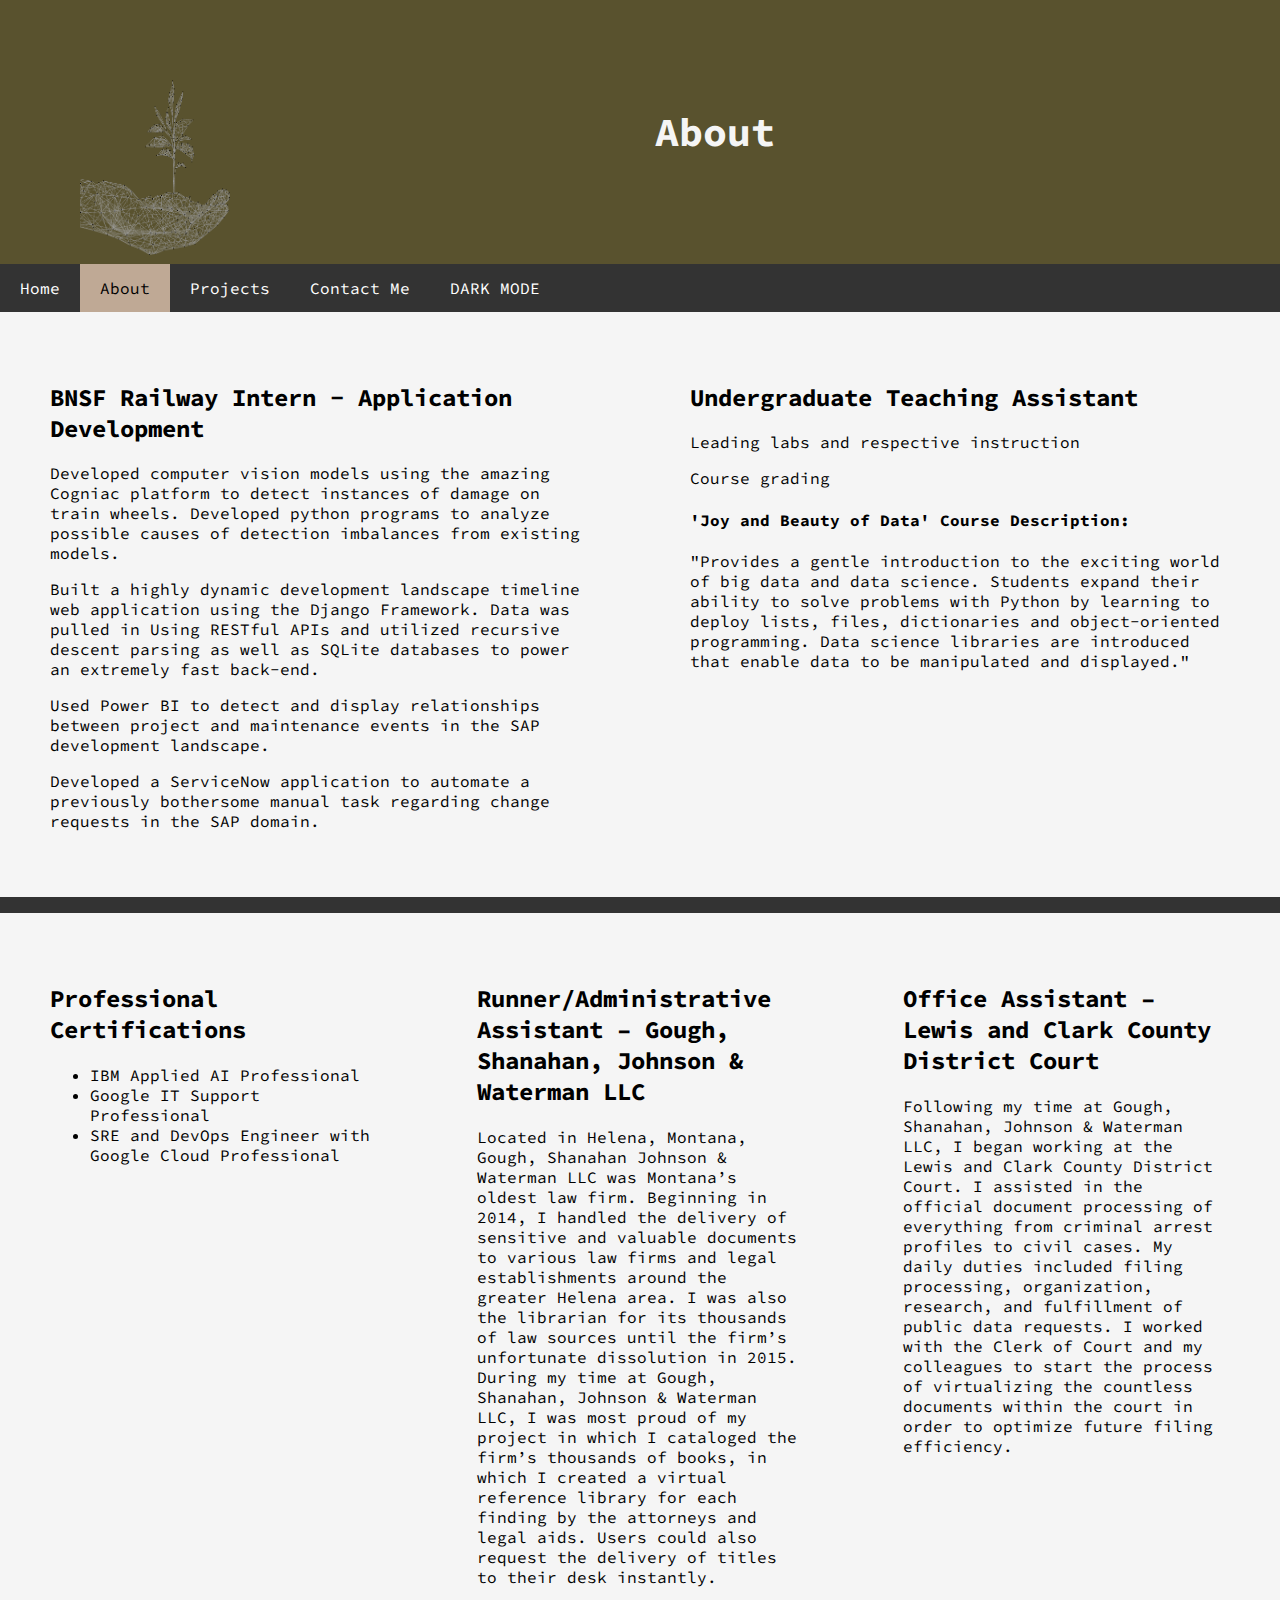
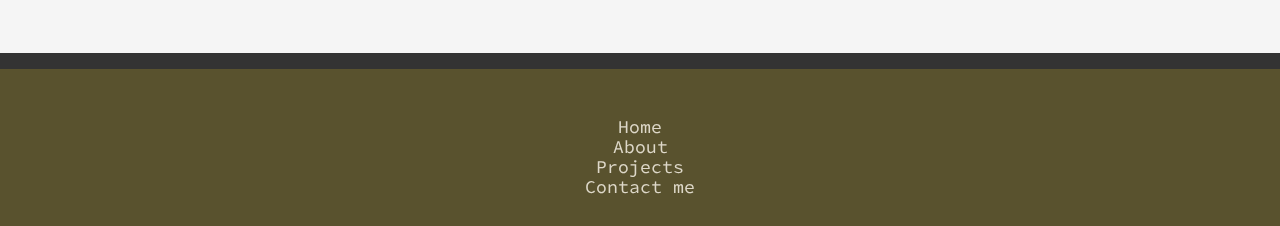
<file: about.html>
<!DOCTYPE html>
<html lang="en">
<link rel="stylesheet" href="./css/site.css">
<head>
    <link rel="preconnect" href="https://fonts.gstatic.com">
    <link href="https://fonts.googleapis.com/css2?family=Roboto&family=Source+Code+Pro:wght@300&display=swap" rel="stylesheet">
    <link href="https://fonts.googleapis.com/css2?family=Play&display=swap" rel="stylesheet">
    <meta charset="UTF-8">
    <meta name="viewport" content="width=device-width, initial-scale=1">
    <title>About</title>
</head>
<body>
<div class="header">

    <img src="./media/logo.png" alt="logo " height="175" width="150" style="float: left">
    <h1>About</h1>
</div>

<div class="navbar">
    <a href="index.html">Home</a>
    <a href="about.html" class="active">About</a>
    <a href="projects.html">Projects</a>
    <a href="contact.html">Contact Me</a>
    <a href="about_dark.html" class="dark">DARK MODE</a>

</div>

<div class="row">
    <div class="side">
        <h2>BNSF Railway Intern - Application Development</h2>
        <p>Developed computer vision models using the amazing Cogniac platform to detect instances of damage on train wheels. Developed python programs to analyze possible causes of detection imbalances from existing models.</p>
        <p>Built a highly dynamic development landscape timeline web application using the Django Framework. Data was pulled in Using RESTful APIs and utilized recursive descent parsing as well as SQLite databases to power an extremely fast back-end.</p>
        <p>Used Power BI to detect and display relationships between project and maintenance events in the SAP development landscape.</p>
        <p>Developed a ServiceNow application to automate a previously bothersome manual task regarding change requests in the SAP domain.</p>
    </div>

    <div class="main">
        <h2>Undergraduate Teaching Assistant</h2>
        <p>Leading labs and respective instruction</p>
        <p>Course grading</p>
        <h4>'Joy and Beauty of Data' Course Description:</h4>
        <p>"Provides a gentle introduction to the exciting world of big data and data science. Students expand their ability to solve problems with Python by learning to deploy lists, files, dictionaries and object-oriented programming. Data science libraries are introduced that enable data to be manipulated and displayed."</p>
    </div>
</div>

<div class="navbar">
    <p> </p>
</div>

<div class="row">
    <div class="side">
        <h2>Professional Certifications</h2>
        <ul>
            <li>IBM Applied AI Professional</li>
            <li>Google IT Support Professional</li>
            <li>SRE and DevOps Engineer with Google Cloud Professional</li>
        </ul>
    </div>

    <div class="main">
        <h2>Runner/Administrative Assistant – Gough, Shanahan, Johnson & Waterman LLC</h2>
        <p>Located in Helena, Montana, Gough, Shanahan Johnson & Waterman LLC was Montana’s oldest law firm. Beginning in 2014, I handled the delivery of sensitive and valuable documents to various law firms and legal establishments around the greater Helena area. I was also the librarian for its thousands of law sources until the firm’s unfortunate dissolution in 2015. During my time at Gough, Shanahan, Johnson & Waterman LLC, I was most proud of my project in which I cataloged the firm’s thousands of books, in which I created a virtual reference library for each finding by the attorneys and legal aids. Users could also request the delivery of titles to their desk instantly.</p>
    </div>

    <div class="side2">
        <h2>Office Assistant – Lewis and Clark County District Court</h2>
        <p>Following my time at Gough, Shanahan, Johnson & Waterman LLC, I began working at the Lewis and Clark County District Court. I assisted in the official document processing of everything from criminal arrest profiles to civil cases. My daily duties included filing processing, organization, research, and fulfillment of public data requests. I worked with the Clerk of Court and my colleagues to start the process of virtualizing the countless documents within the court in order to optimize future filing efficiency.</p>
    </div>
</div>

<div class="navbar">
    <p> </p>
</div>

<div class="footer-basic">
    <footer>
        <ul class="list-inline">
            <li class="list-inline-item"><a href="index.html">Home</a></li>
            <li class="list-inline-item"><a href="about.html">About</a></li>
            <li class="list-inline-item"><a href="projects.html">Projects</a></li>
            <li class="list-inline-item"><a href="contact.html">Contact me</a></li>
        </ul>
    </footer>
</div>
<script>

    window.watsonAssistantChatOptions = {
        integrationID: "1ff16926-3bf1-40c0-b336-0efabb386baa", // The ID of this integration.
        region: "us-south", // The region your integration is hosted in.
        serviceInstanceID: "2bf98a82-f504-4d55-b4a6-1b29ba88fd7f", // The ID of your service instance.
        onLoad: function(instance) { instance.render(); }
    };
    setTimeout(function(){
        const t=document.createElement('script');
        t.src="https://web-chat.global.assistant.watson.appdomain.cloud/loadWatsonAssistantChat.js";
        document.head.appendChild(t);
    });
</script>

</body>
</html>
</file>
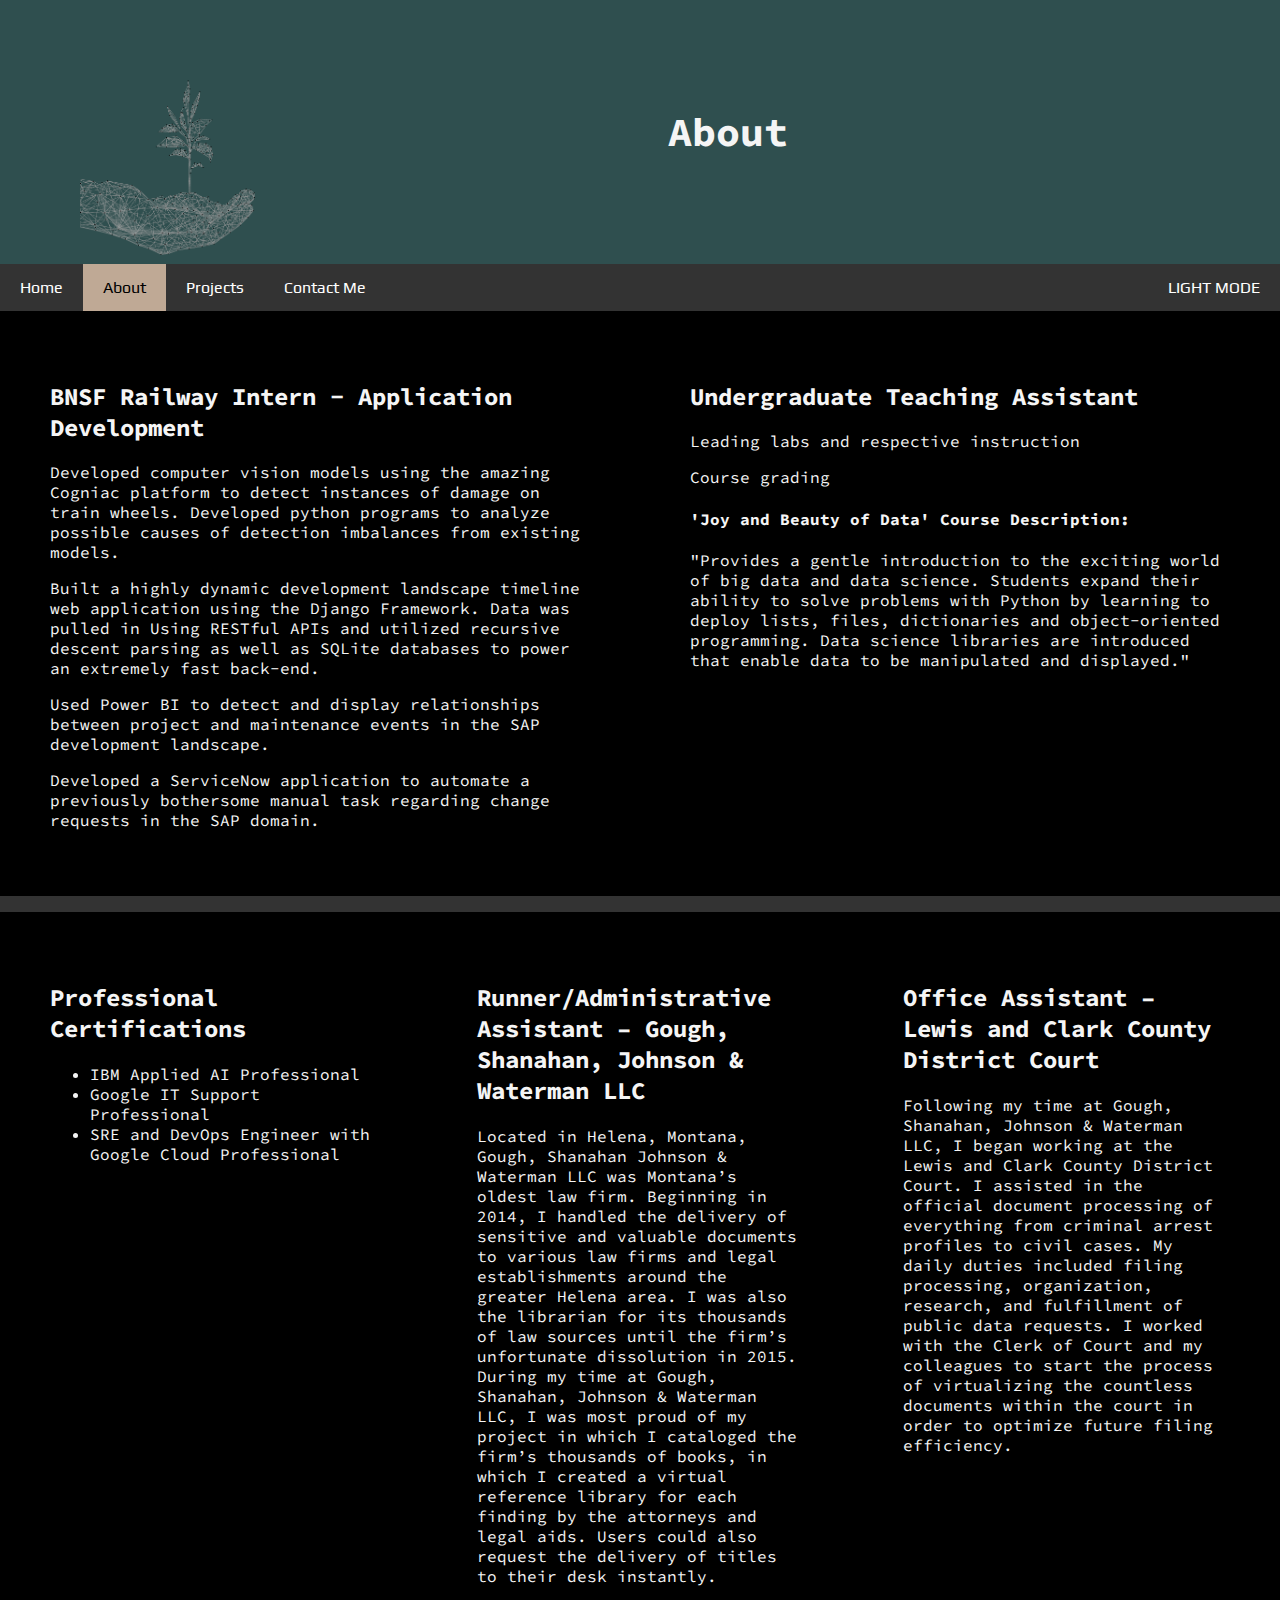
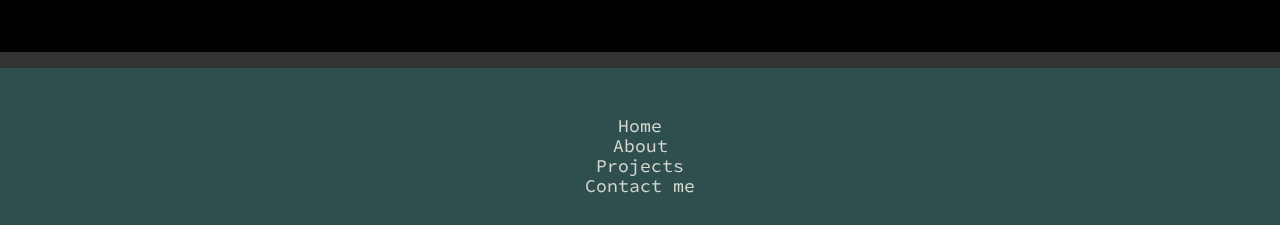
<file: about_dark.html>
<!DOCTYPE html>
<html lang="en">
<link rel="stylesheet" href="./css/site_dark.css">
<head>
  <link rel="preconnect" href="https://fonts.gstatic.com">
  <link href="https://fonts.googleapis.com/css2?family=Roboto&family=Source+Code+Pro:wght@300&display=swap" rel="stylesheet">
  <link href="https://fonts.googleapis.com/css2?family=Play&family=Pridi:wght@300&display=swap" rel="stylesheet">
  <meta charset="UTF-8">
  <meta name="viewport" content="width=device-width, initial-scale=1">
  <title>About</title>
</head>
<body>
<div class="header">
  <img src="./media/logo.png" alt="logo " width="175" height="175" style="float: left">
  <h1>About</h1>
</div>

<div class="navbar">
  <a href="index_dark.html" >Home</a>
  <a href="about_dark.html" class="active">About</a>
  <a href="projects_dark.html">Projects</a>
  <a href="contact_dark.html">Contact Me</a>
  <a href="about.html" class="dark">LIGHT MODE</a>
</div>

<div class="row">
  <div class="side">
    <h2>BNSF Railway Intern - Application Development</h2>
    <p>Developed computer vision models using the amazing Cogniac platform to detect instances of damage on train wheels. Developed python programs to analyze possible causes of detection imbalances from existing models.</p>
    <p>Built a highly dynamic development landscape timeline web application using the Django Framework. Data was pulled in Using RESTful APIs and utilized recursive descent parsing as well as SQLite databases to power an extremely fast back-end.</p>
    <p>Used Power BI to detect and display relationships between project and maintenance events in the SAP development landscape.</p>
    <p>Developed a ServiceNow application to automate a previously bothersome manual task regarding change requests in the SAP domain.</p>
  </div>

  <div class="main">
    <h2>Undergraduate Teaching Assistant</h2>
    <p>Leading labs and respective instruction</p>
    <p>Course grading</p>
    <h4>'Joy and Beauty of Data' Course Description:</h4>
    <p>"Provides a gentle introduction to the exciting world of big data and data science. Students expand their ability to solve problems with Python by learning to deploy lists, files, dictionaries and object-oriented programming. Data science libraries are introduced that enable data to be manipulated and displayed."</p>
  </div>
</div>

<div class="navbar">
  <p> </p>
</div>

<div class="row">
  <div class="side">
    <h2>Professional Certifications</h2>
    <ul>
      <li>IBM Applied AI Professional</li>
      <li>Google IT Support Professional</li>
      <li>SRE and DevOps Engineer with Google Cloud Professional</li>
    </ul>
  </div>

  <div class="main">
    <h2>Runner/Administrative Assistant – Gough, Shanahan, Johnson & Waterman LLC</h2>
    <p>Located in Helena, Montana, Gough, Shanahan Johnson & Waterman LLC was Montana’s oldest law firm. Beginning in 2014, I handled the delivery of sensitive and valuable documents to various law firms and legal establishments around the greater Helena area. I was also the librarian for its thousands of law sources until the firm’s unfortunate dissolution in 2015. During my time at Gough, Shanahan, Johnson & Waterman LLC, I was most proud of my project in which I cataloged the firm’s thousands of books, in which I created a virtual reference library for each finding by the attorneys and legal aids. Users could also request the delivery of titles to their desk instantly.</p>
  </div>

  <div class="side2">
    <h2>Office Assistant – Lewis and Clark County District Court</h2>
    <p>Following my time at Gough, Shanahan, Johnson & Waterman LLC, I began working at the Lewis and Clark County District Court. I assisted in the official document processing of everything from criminal arrest profiles to civil cases. My daily duties included filing processing, organization, research, and fulfillment of public data requests. I worked with the Clerk of Court and my colleagues to start the process of virtualizing the countless documents within the court in order to optimize future filing efficiency.</p>
  </div>
</div>

<div class="navbar">
  <p> </p>
</div>

<div class="footer-basic">
  <footer>
    <ul class="list-inline">
      <li class="list-inline-item"><a href="index.html">Home</a></li>
      <li class="list-inline-item"><a href="about.html">About</a></li>
      <li class="list-inline-item"><a href="projects.html">Projects</a></li>
      <li class="list-inline-item"><a href="contact.html">Contact me</a></li>
    </ul>
  </footer>
</div>
<script>

  window.watsonAssistantChatOptions = {
    integrationID: "1ff16926-3bf1-40c0-b336-0efabb386baa", // The ID of this integration.
    region: "us-south", // The region your integration is hosted in.
    serviceInstanceID: "2bf98a82-f504-4d55-b4a6-1b29ba88fd7f", // The ID of your service instance.
    onLoad: function(instance) { instance.render(); }
  };
  setTimeout(function(){
    const t=document.createElement('script');
    t.src="https://web-chat.global.assistant.watson.appdomain.cloud/loadWatsonAssistantChat.js";
    document.head.appendChild(t);
  });
</script>

</body>
</html>
</file>
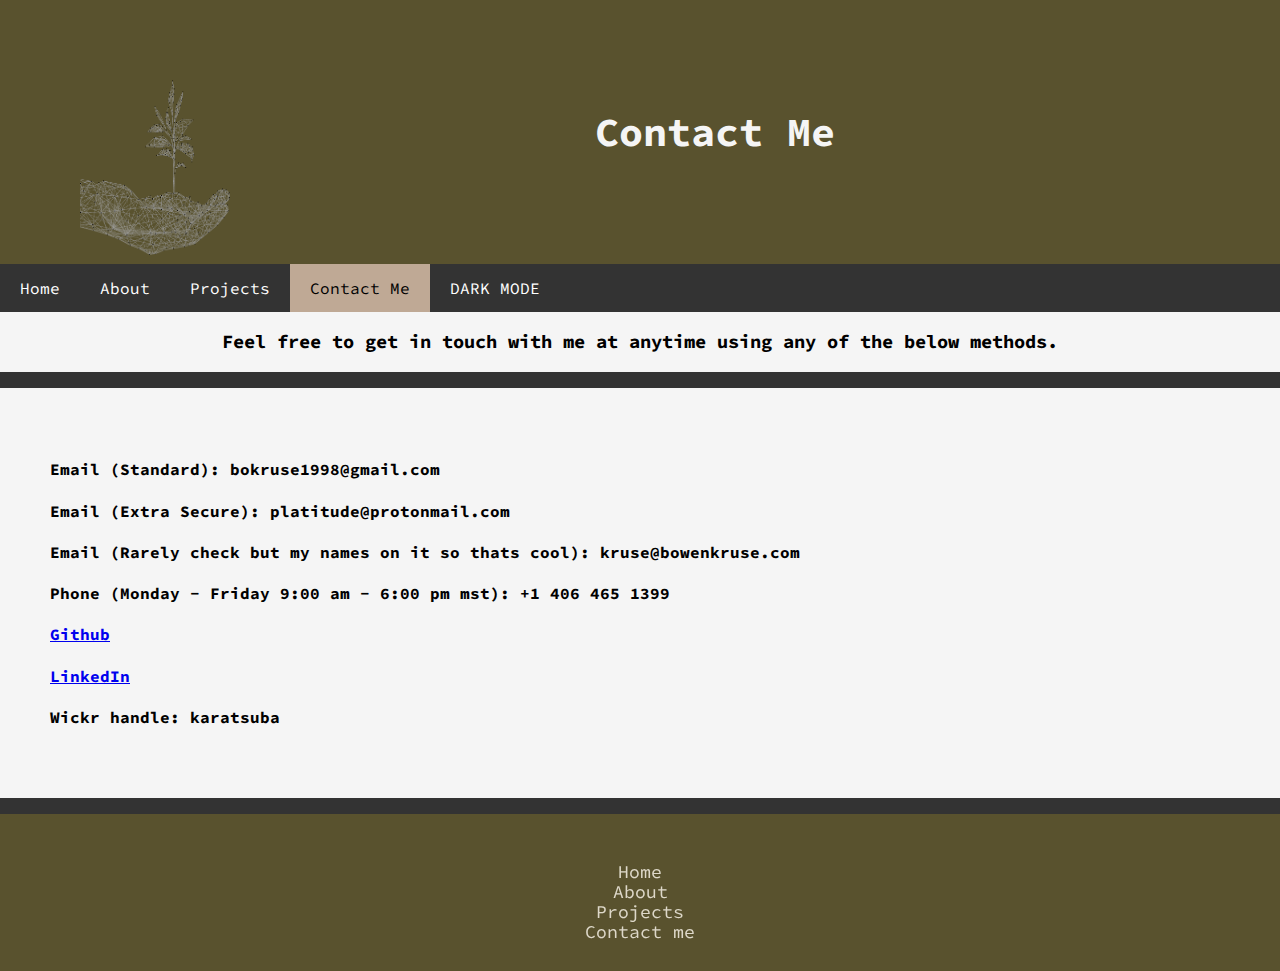
<file: contact.html>
<!DOCTYPE html>
<html lang="en">
<link rel="stylesheet" href="./css/site.css">
<head>
    <link rel="preconnect" href="https://fonts.gstatic.com">
    <link href="https://fonts.googleapis.com/css2?family=Roboto&family=Source+Code+Pro:wght@300&display=swap" rel="stylesheet">
    <link href="https://fonts.googleapis.com/css2?family=Play&display=swap" rel="stylesheet">
    <meta charset="UTF-8">
    <title>Contact Me</title>

</head>
<body>
<div class="header">
    <img src="./media/logo.png" alt="logo " height="175" width="150" style="float: left">
    <h1>Contact Me</h1>
</div>

<div class="navbar">
    <a href="index.html">Home</a>
    <a href="about.html">About</a>
    <a href="projects.html">Projects</a>
    <a href="contact.html" class="active">Contact Me</a>
    <a href="contact_dark.html" class="dark">DARK MODE</a>
</div>

<h3 style="text-align: center">Feel free to get in touch with me at anytime using any of the below methods.</h3>
<div class="navbar">
    <p> </p>
</div>
<div class="row">

    <div class="side">
        <h4>Email (Standard): bokruse1998@gmail.com</h4>
        <h4>Email (Extra Secure): platitude@protonmail.com </h4>
        <h4>Email (Rarely check but my names on it so thats cool): kruse@bowenkruse.com</h4>
        <h4>Phone (Monday - Friday 9:00 am - 6:00 pm mst): +1 406 465 1399</h4>
        <h4><a href="https://github.com/bowenkruse">Github</a></h4>
        <h4><a href="https://www.linkedin.com/in/bowen-kruse-b04364196/">LinkedIn</a> </h4>
        <h4>Wickr handle: karatsuba</h4>

    </div>


</div>

<div class="navbar">
    <p> </p>
</div>

<div class="footer-basic">
    <footer>
        <ul class="list-inline">
            <li class="list-inline-item"><a href="index.html">Home</a></li>
            <li class="list-inline-item"><a href="about.html">About</a></li>
            <li class="list-inline-item"><a href="projects.html">Projects</a></li>
            <li class="list-inline-item"><a href="contact.html">Contact me</a></li>
        </ul>
    </footer>
</div>
<script>

    window.watsonAssistantChatOptions = {
        integrationID: "1ff16926-3bf1-40c0-b336-0efabb386baa", // The ID of this integration.
        region: "us-south", // The region your integration is hosted in.
        serviceInstanceID: "2bf98a82-f504-4d55-b4a6-1b29ba88fd7f", // The ID of your service instance.
        onLoad: function(instance) { instance.render(); }
    };
    setTimeout(function(){
        const t=document.createElement('script');
        t.src="https://web-chat.global.assistant.watson.appdomain.cloud/loadWatsonAssistantChat.js";
        document.head.appendChild(t);
    });
</script>

</body>
</html>
</file>
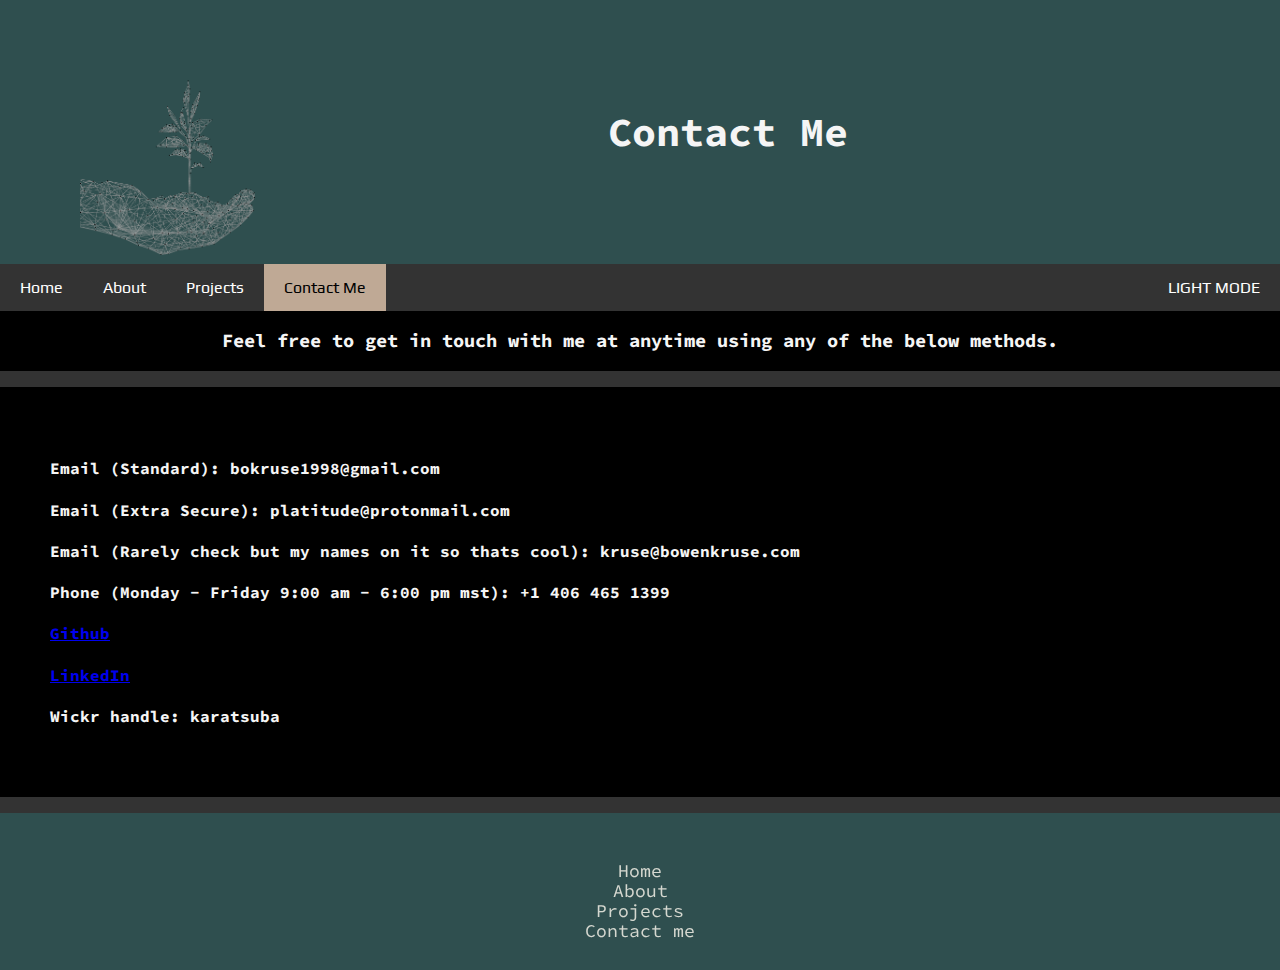
<file: contact_dark.html>
<!DOCTYPE html>
<html lang="en">
<link rel="stylesheet" href="./css/site_dark.css">
<head>
  <link rel="preconnect" href="https://fonts.gstatic.com">
  <link href="https://fonts.googleapis.com/css2?family=Roboto&family=Source+Code+Pro:wght@300&display=swap" rel="stylesheet">
  <link href="https://fonts.googleapis.com/css2?family=Play&family=Pridi:wght@300&display=swap" rel="stylesheet">
  <meta charset="UTF-8">
  <title>Contact Me</title>
</head>
<body>
<div class="header">
  <img src="./media/logo.png" alt="logo " width="175" height="175" style="float: left">
  <h1>Contact Me</h1>
</div>

<div class="navbar">
  <a href="index_dark.html">Home</a>
  <a href="about_dark.html">About</a>
  <a href="projects_dark.html">Projects</a>
  <a href="contact_dark.html" class="active">Contact Me</a>
  <a href="contact.html" class="dark">LIGHT MODE</a>
</div>
<h3 style="text-align: center">Feel free to get in touch with me at anytime using any of the below methods.</h3>
<div class="navbar">
  <p> </p>
</div>
<div class="row">

  <div class="side">
    <h4>Email (Standard): bokruse1998@gmail.com</h4>
    <h4>Email (Extra Secure): platitude@protonmail.com </h4>
    <h4>Email (Rarely check but my names on it so thats cool): kruse@bowenkruse.com</h4>
    <h4>Phone (Monday - Friday 9:00 am - 6:00 pm mst): +1 406 465 1399</h4>
    <h4><a href="https://github.com/bowenkruse">Github</a></h4>
    <h4><a href="https://www.linkedin.com/in/bowen-kruse-b04364196/">LinkedIn</a> </h4>
    <h4>Wickr handle: karatsuba</h4>

  </div>


</div>

<div class="navbar">
  <p> </p>
</div>

<div class="footer-basic">
  <footer>
    <ul class="list-inline">
      <li class="list-inline-item"><a href="index.html">Home</a></li>
      <li class="list-inline-item"><a href="about.html">About</a></li>
      <li class="list-inline-item"><a href="projects.html">Projects</a></li>
      <li class="list-inline-item"><a href="contact.html">Contact me</a></li>
    </ul>
  </footer>
</div>
<script>

  window.watsonAssistantChatOptions = {
    integrationID: "1ff16926-3bf1-40c0-b336-0efabb386baa", // The ID of this integration.
    region: "us-south", // The region your integration is hosted in.
    serviceInstanceID: "2bf98a82-f504-4d55-b4a6-1b29ba88fd7f", // The ID of your service instance.
    onLoad: function(instance) { instance.render(); }
  };
  setTimeout(function(){
    const t=document.createElement('script');
    t.src="https://web-chat.global.assistant.watson.appdomain.cloud/loadWatsonAssistantChat.js";
    document.head.appendChild(t);
  });
</script>

</body>
</html>
</file>
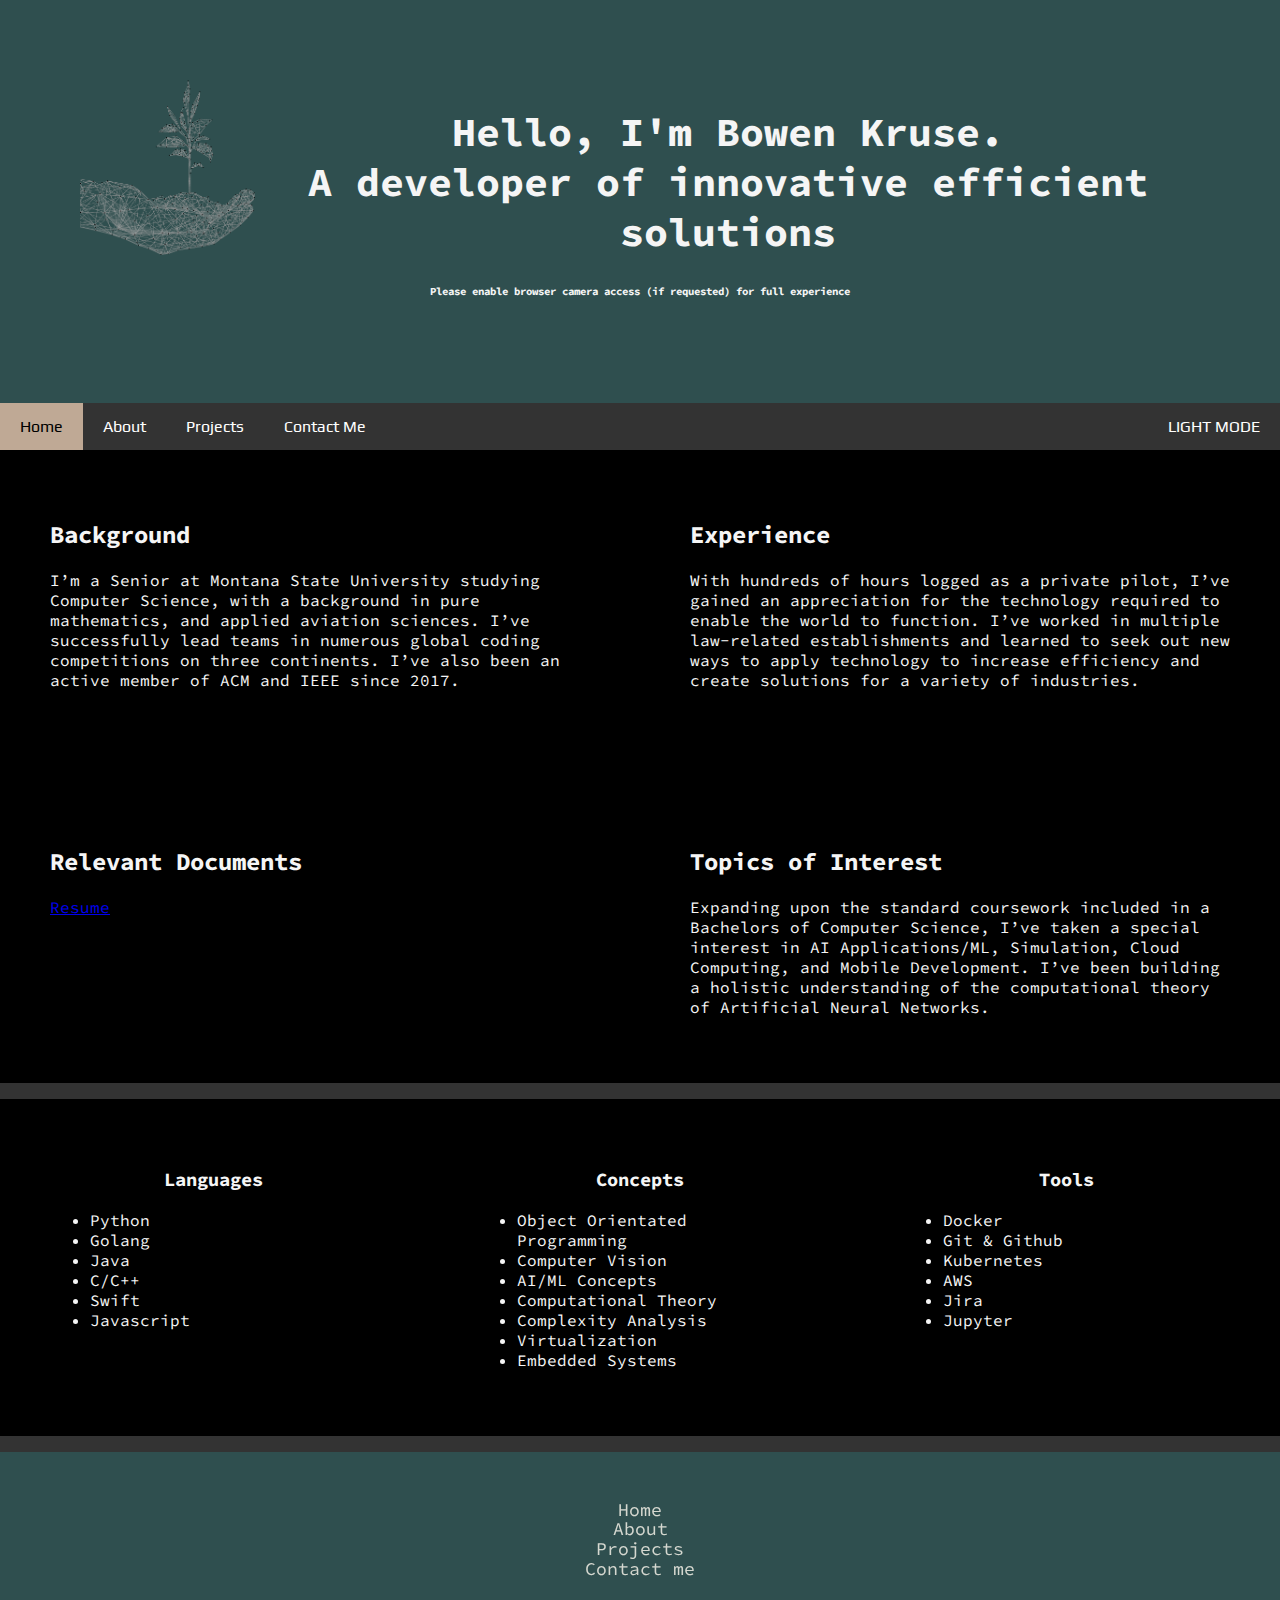
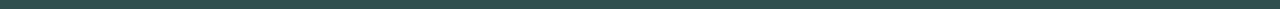
<file: index_dark.html>
<!DOCTYPE html>
<html lang="en">
<link rel="stylesheet" href="./css/site_dark.css">
<head>
  <link rel="preconnect" href="https://fonts.gstatic.com">
  <link href="https://fonts.googleapis.com/css2?family=Roboto&family=Source+Code+Pro:wght@300&display=swap" rel="stylesheet">
  <link href="https://fonts.googleapis.com/css2?family=Play&family=Pridi:wght@300&display=swap" rel="stylesheet">
  <title>Bowen Kruse</title>
  <meta charset="UTF-8">
  <meta name="viewport" content="width=device-width, initial-scale=1">

</head>
<body>
<div class="header">
  <img src="./media/logo.png" alt="logo " width="175" height="175" style="float: left">
  <h1>Hello, I'm Bowen Kruse. <br>A developer of innovative efficient solutions</h1>
  <h6>Please enable browser camera access (if requested) for full experience</h6>

</div>

<div class="navbar">
  <a href="index_dark.html" class="active">Home</a>
  <a href="about_dark.html">About</a>
  <a href="projects_dark.html">Projects</a>
  <a href="contact_dark.html">Contact Me</a>
  <a href="index.html" class="dark">LIGHT MODE</a>

</div>

<div class="row">
  <div class="main">
    <h2>Background</h2>
    <p>I’m a Senior at Montana State University studying Computer Science, with a background in pure mathematics, and applied aviation sciences. I’ve successfully lead teams in numerous global coding competitions on three continents. I’ve also been an active member of ACM and IEEE since 2017.</p>
    <br>
  </div>

  <div class="side">
    <h2>Experience</h2>
    <p>With hundreds of hours logged as a private pilot, I’ve gained an appreciation for the technology required to enable the world to function. I’ve worked in multiple law-related establishments and learned to seek out new ways to apply technology to increase efficiency and create solutions for a variety of industries.</p>
  </div>
</div>

<div class="row">
  <div class="side">
    <h2>Relevant Documents</h2>
    <a href="./media/KruseResume2021.pdf">Resume</a>
  </div>
  <div class="main">
    <h2>Topics of Interest</h2>
    <p>Expanding upon the standard coursework included in a Bachelors of Computer Science, I’ve taken a special interest in AI Applications/ML, Simulation, Cloud Computing, and Mobile Development. I’ve been building a holistic understanding of the computational theory of Artificial Neural Networks.</p>
  </div>
</div>

<div class="navbar">
  <p> </p>
</div>

<div class="row">
  <div class="side">
    <h3 style="text-align: center">Languages</h3>
    <ul class="list-inline">

      <li>Python</li>
      <li>Golang</li>
      <li>Java</li>
      <li>C/C++</li>
      <li>Swift</li>
      <li>Javascript</li>

    </ul>
  </div>

  <div class="main">
    <h3 style="text-align: center">Concepts</h3>
    <ul class="list-inline">
      <li>Object Orientated Programming</li>
      <li>Computer Vision</li>
      <li>AI/ML Concepts</li>
      <li>Computational Theory </li>
      <li>Complexity Analysis</li>
      <li>Virtualization</li>
      <li>Embedded Systems</li>
    </ul>

  </div>

  <div class="side2">
    <h3 style="text-align: center">Tools</h3>
    <ul class="list-inline">

      <li>Docker</li>
      <li>Git & Github</li>
      <li>Kubernetes</li>
      <li>AWS</li>
      <li>Jira</li>
      <li>Jupyter</li>

    </ul>
  </div>

</div>

<div class="navbar">
  <p> </p>
</div>


<div class="footer-basic">
  <footer>
    <ul class="list-inline">
      <li class="list-inline-item"><a href="index.html">Home</a></li>
      <li class="list-inline-item"><a href="about.html">About</a></li>
      <li class="list-inline-item"><a href="projects.html">Projects</a></li>
      <li class="list-inline-item"><a href="contact.html">Contact me</a></li>
    </ul>
  </footer>
</div>
<script>
  window.watsonAssistantChatOptions = {
    integrationID: "1ff16926-3bf1-40c0-b336-0efabb386baa", // The ID of this integration.
    region: "us-south", // The region your integration is hosted in.
    serviceInstanceID: "2bf98a82-f504-4d55-b4a6-1b29ba88fd7f", // The ID of your service instance.
    onLoad: function(instance) { instance.render(); }
  };
  setTimeout(function(){
    const t=document.createElement('script');
    t.src="https://web-chat.global.assistant.watson.appdomain.cloud/loadWatsonAssistantChat.js";
    document.head.appendChild(t);
  });
</script>

</body>
</html>
</file>
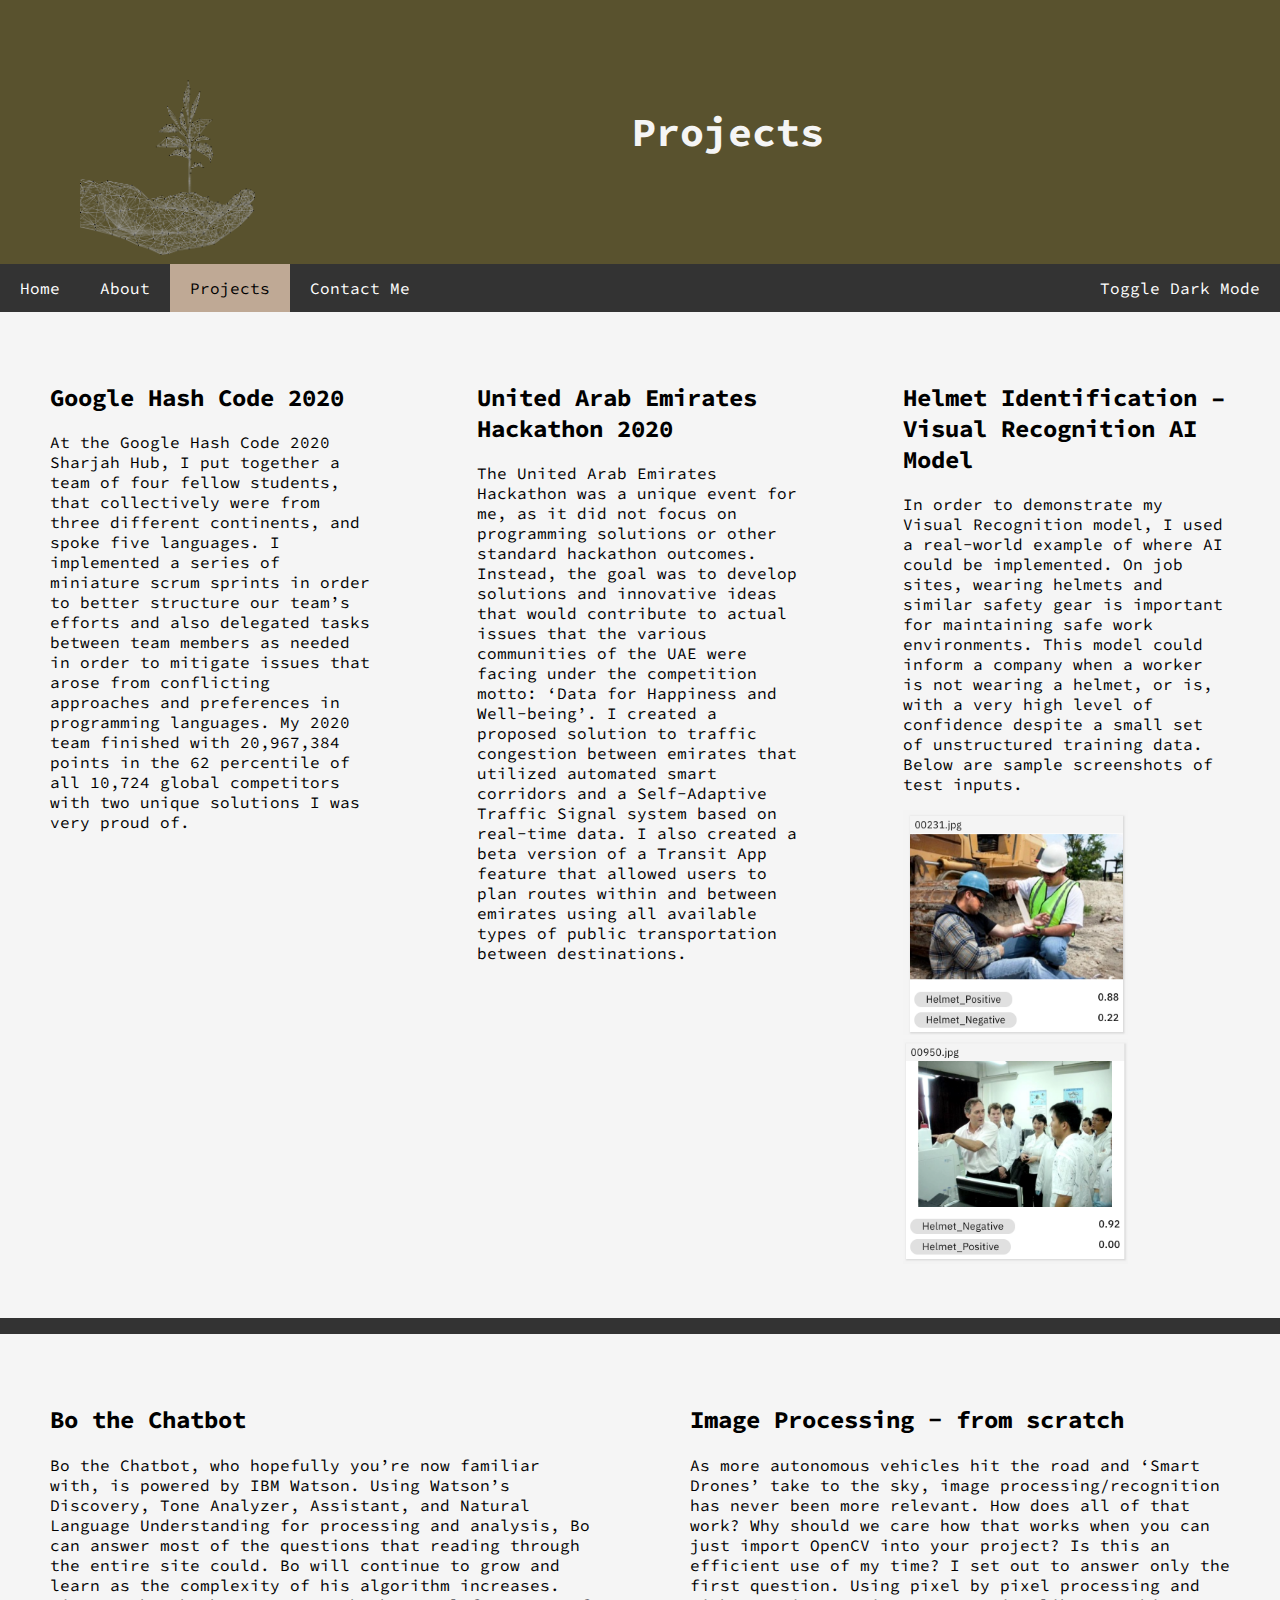
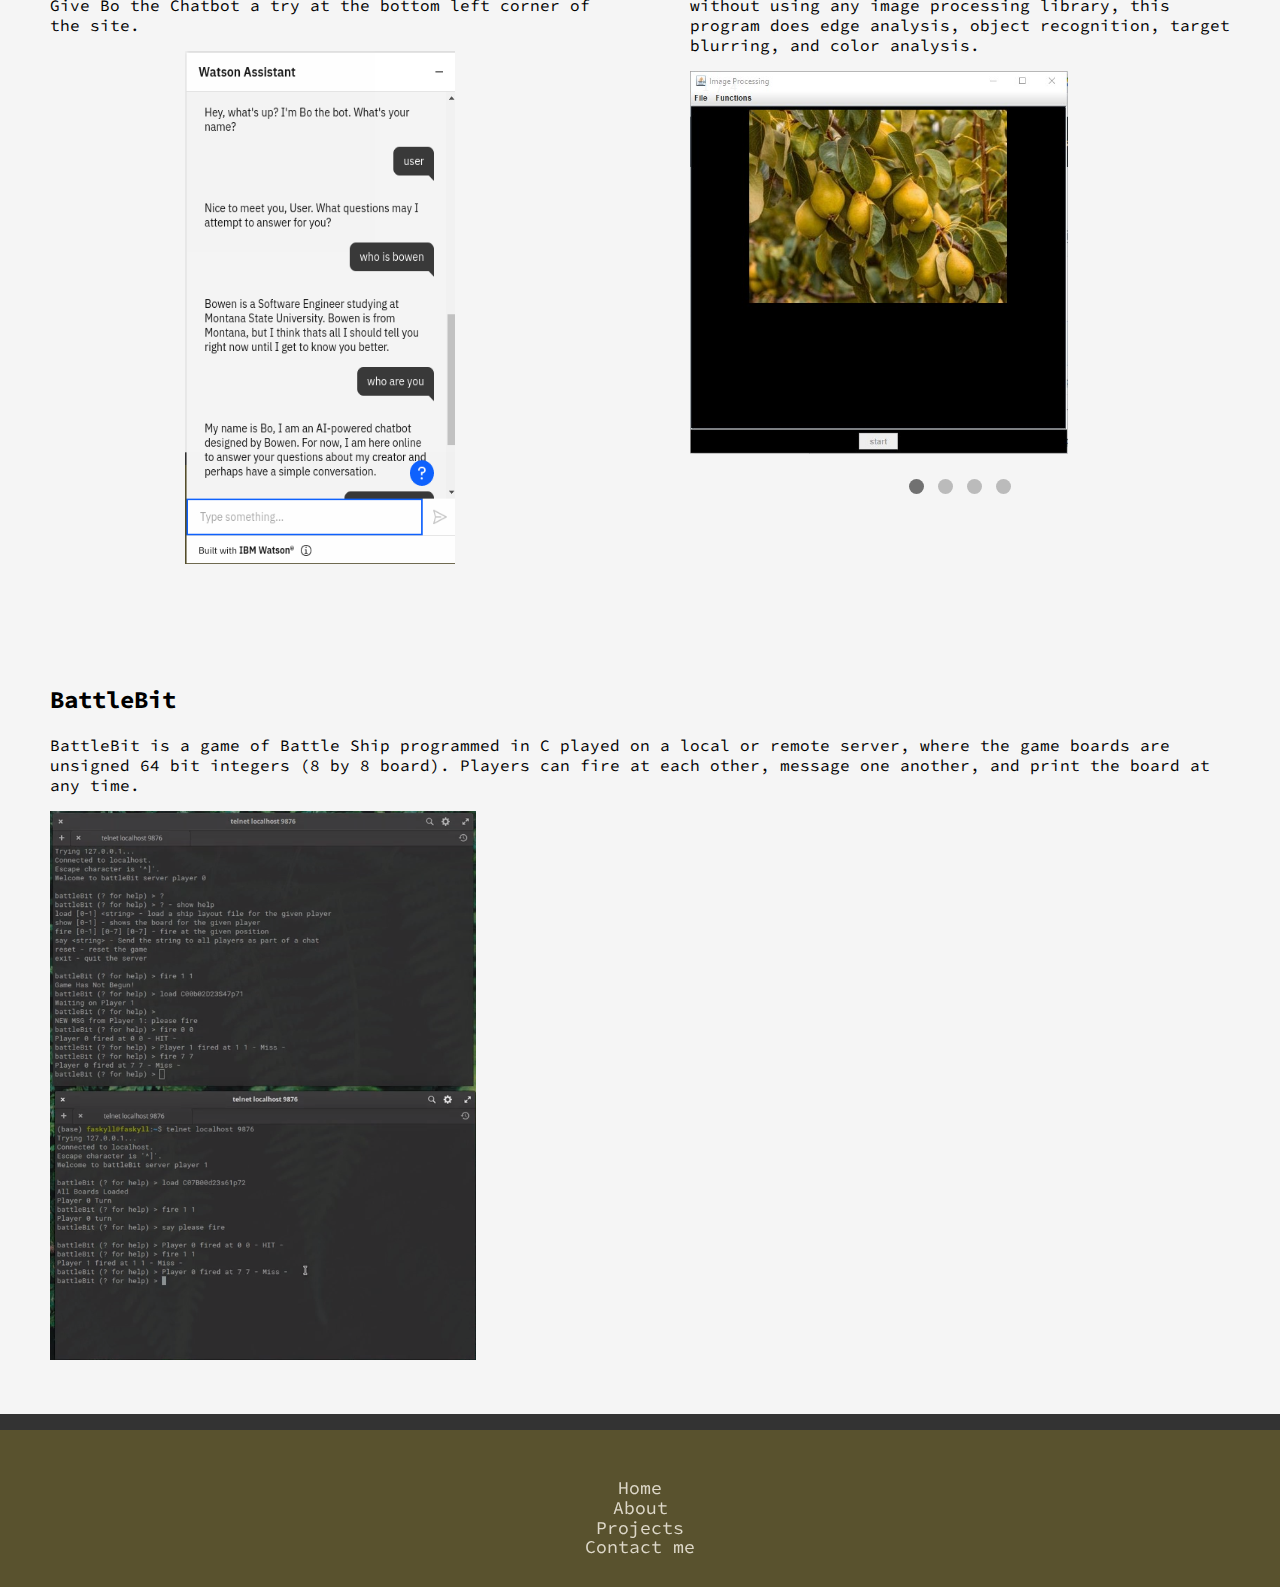
<file: projects.html>
<!DOCTYPE html>
<html lang="en">
<link rel="stylesheet" href="./css/site.css">
<head>
    <link rel="preconnect" href="https://fonts.gstatic.com">
    <link href="https://fonts.googleapis.com/css2?family=Roboto&family=Source+Code+Pro:wght@300&display=swap" rel="stylesheet">
    <meta charset="UTF-8">
    <title>Projects</title>
</head>
<body>

<div class="header">
    <img src="./media/logo.png" alt="logo " width="175" height="175" style="float: left">
    <h1>Projects</h1>
</div>

<div class="navbar">
    <a href="index.html">Home</a>
    <a href="about.html">About</a>
    <a href="projects.html" class="active">Projects</a>
    <a href="contact.html">Contact Me</a>
    <a href="#" onclick="toggle_dark()" class="right">Toggle Dark Mode</a>
</div>

<div class="row" >
    <div class="side">
        <h2>Google Hash Code 2020</h2>
        <p>At the Google Hash Code 2020 Sharjah Hub, I put together a team of four fellow students, that collectively were from three different continents, and spoke five languages. I implemented a series of miniature scrum sprints in order to better structure our team’s efforts and also delegated tasks between team members as needed in order to mitigate issues that arose from conflicting approaches and preferences in programming languages. My 2020 team finished with 20,967,384 points in the 62 percentile of all 10,724 global competitors with two unique solutions I was very proud of.</p>
    </div>

    <div class="main">
        <h2>United Arab Emirates Hackathon 2020</h2>
        <p>The United Arab Emirates Hackathon was a unique event for me, as it did not focus on programming solutions or other standard hackathon outcomes. Instead, the goal was to develop solutions and innovative ideas that would contribute to actual issues that the various communities of the UAE were facing under the competition motto: ‘Data for Happiness and Well-being’. I created a proposed solution to traffic congestion between emirates that utilized automated smart corridors and a Self-Adaptive Traffic Signal system based on real-time data. I also created a beta version of a Transit App feature that allowed users to plan routes within and between emirates using all available types of public transportation between destinations.</p>

    </div>

    <div class="side2">
        <h2>Helmet Identification – Visual Recognition AI Model</h2>
        <p>In order to demonstrate my Visual Recognition model, I used a real-world example of where AI could be implemented. On job sites, wearing helmets and similar safety gear is important for maintaining safe work environments. This model could inform a company when a worker is not wearing a helmet, or is, with a very high level of confidence despite a small set of unstructured training data. Below are sample screenshots of test inputs.</p>
        <img src="./media/helmet1.png" alt="logo " width="225" height="225" >
        <img src="./media/helmet2.png" alt="logo " width="225" height="225">
    </div>
</div>

<div class="navbar">
    <p> </p>
</div>

<div class="row">
    <div class="side">
        <h2>Bo the Chatbot</h2>
        <p>Bo the Chatbot, who hopefully you’re now familiar with, is powered by IBM Watson. Using Watson’s Discovery, Tone Analyzer, Assistant, and Natural Language Understanding for processing and analysis, Bo can answer most of the questions that reading through the entire site could. Bo will continue to grow and learn as the complexity of his algorithm increases. Give Bo the Chatbot a try at the bottom left corner of the site.</p>
        <img src="./media/bo_the_bot.png" alt="bothebot" width="329" height="513" class="center">
    </div>

    <div class="main">
        <h2>Image Processing - from scratch</h2>
        <p>As more autonomous vehicles hit the road and ‘Smart Drones’ take to the sky, image processing/recognition has never been more relevant. How does all of that work? Why should we care how that works when you can just import OpenCV into your project? Is this an efficient use of my time? I set out to answer only the first question. Using pixel by pixel processing and without using any image processing library, this program does edge analysis, object recognition, target blurring, and color analysis.</p>
        <div class="slideshow-container" >
            <div class="mySlides fade">
                <div class="numbertext">1 / 4</div>
                <img src="./media/img1.jpg" style="width:70%" alt="slide 1">
            </div>
            <div class="mySlides fade">
                <div class="numbertext">2 / 4</div>
                <img src="./media/img2.jpg" style="width:70%" alt="slide 2">
            </div>

            <div class="mySlides fade">
                <div class="numbertext">3 / 4</div>
                <img src="./media/img3.jpg" style="width:70%" alt="slide 3">
            </div>

            <div class="mySlides fade">
                <div class="numbertext">4 / 4</div>
                <img src="./media/img4.jpg" style="width:70%" alt="slide 4">
            </div>
        </div>
        <br>

        <!-- The dots/circles -->
        <div style="text-align:center">
            <span class="dot" onclick="currentSlide(1)"></span>
            <span class="dot" onclick="currentSlide(2)"></span>
            <span class="dot" onclick="currentSlide(3)"></span>
            <span class="dot" onclick="currentSlide(4)"></span>

        </div>
    </div>

    <div class="side2">
        <h2>BattleBit</h2>
        <p>BattleBit is a game of Battle Ship  programmed in C played on a local or remote server, where the game boards are unsigned 64 bit integers (8 by 8 board). Players can fire at each other, message one another, and print the board at any time. </p>
        <img src="./media/battle_bit.png" alt="battle_bit" >

    </div>
</div>

<div class="navbar">
    <p> </p>
</div>

<div class="footer-basic">
    <footer>
        <ul class="list-inline">
            <li class="list-inline-item"><a href="index.html">Home</a></li>
            <li class="list-inline-item"><a href="about.html">About</a></li>
            <li class="list-inline-item"><a href="projects.html">Projects</a></li>
            <li class="list-inline-item"><a href="contact.html">Contact me</a></li>
        </ul>
    </footer>
</div>

<script>

</script>
<script>
    function toggle_dark() {
        let element = document.body;
        element.classList.toggle("dark-mode");
    }

    let slideIndex = 1;
    showSlides(slideIndex);

    function plusSlides(n) {
        showSlides(slideIndex += n);
    }

    function currentSlide(n) {
        showSlides(slideIndex = n);
    }

    function showSlides(n) {
        let i;
        const slides = document.getElementsByClassName("mySlides");
        const dots = document.getElementsByClassName("dot");
        if (n > slides.length) {slideIndex = 1}
        if (n < 1) {slideIndex = slides.length}
        for (i = 0; i < slides.length; i++) {
            slides[i].style.display = "none";
        }
        for (i = 0; i < dots.length; i++) {
            dots[i].className = dots[i].className.replace(" active", "");
        }
        slides[slideIndex-1].style.display = "block";
        dots[slideIndex-1].className += " active";
    }
    window.watsonAssistantChatOptions = {
        integrationID: "1ff16926-3bf1-40c0-b336-0efabb386baa", // The ID of this integration.
        region: "us-south", // The region your integration is hosted in.
        serviceInstanceID: "2bf98a82-f504-4d55-b4a6-1b29ba88fd7f", // The ID of your service instance.
        onLoad: function(instance) { instance.render(); }
    };
    setTimeout(function(){
        const t=document.createElement('script');
        t.src="https://web-chat.global.assistant.watson.appdomain.cloud/loadWatsonAssistantChat.js";
        document.head.appendChild(t);
    });
</script>
</body>
</html>
</file>
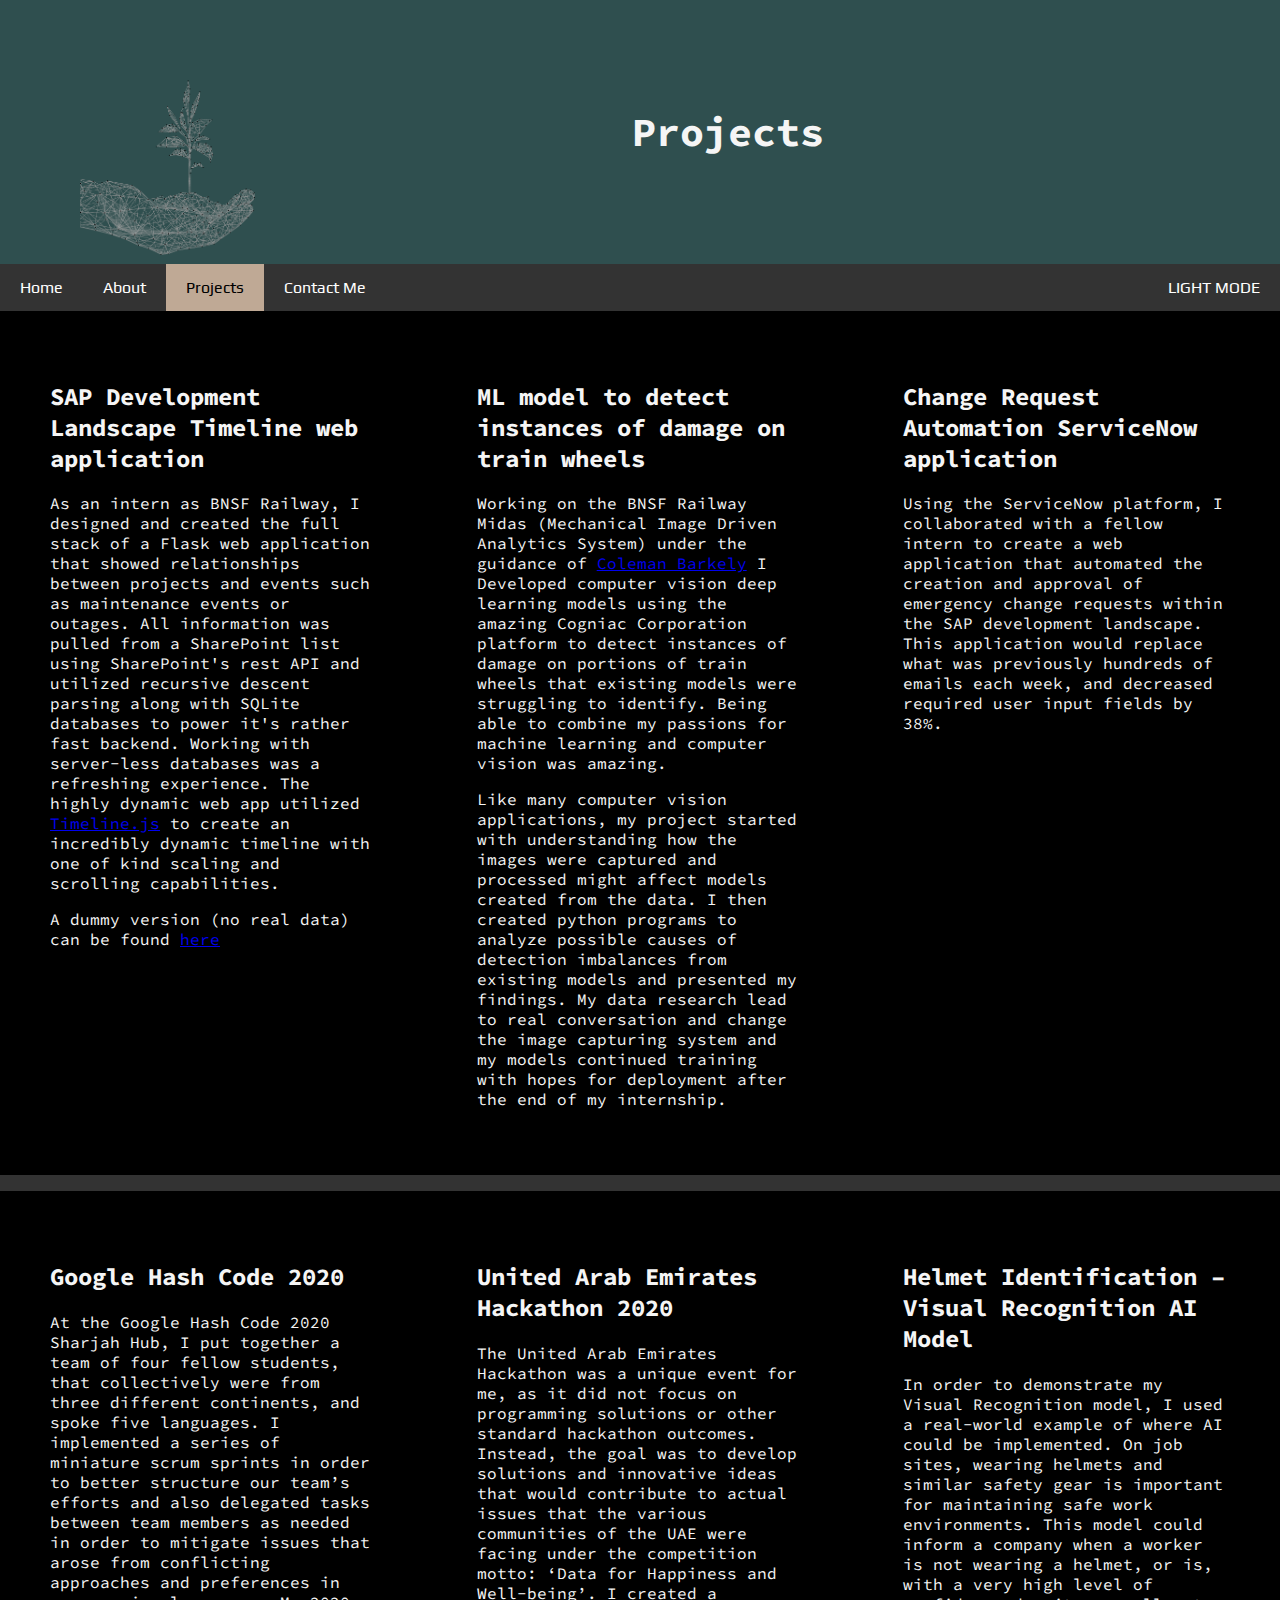
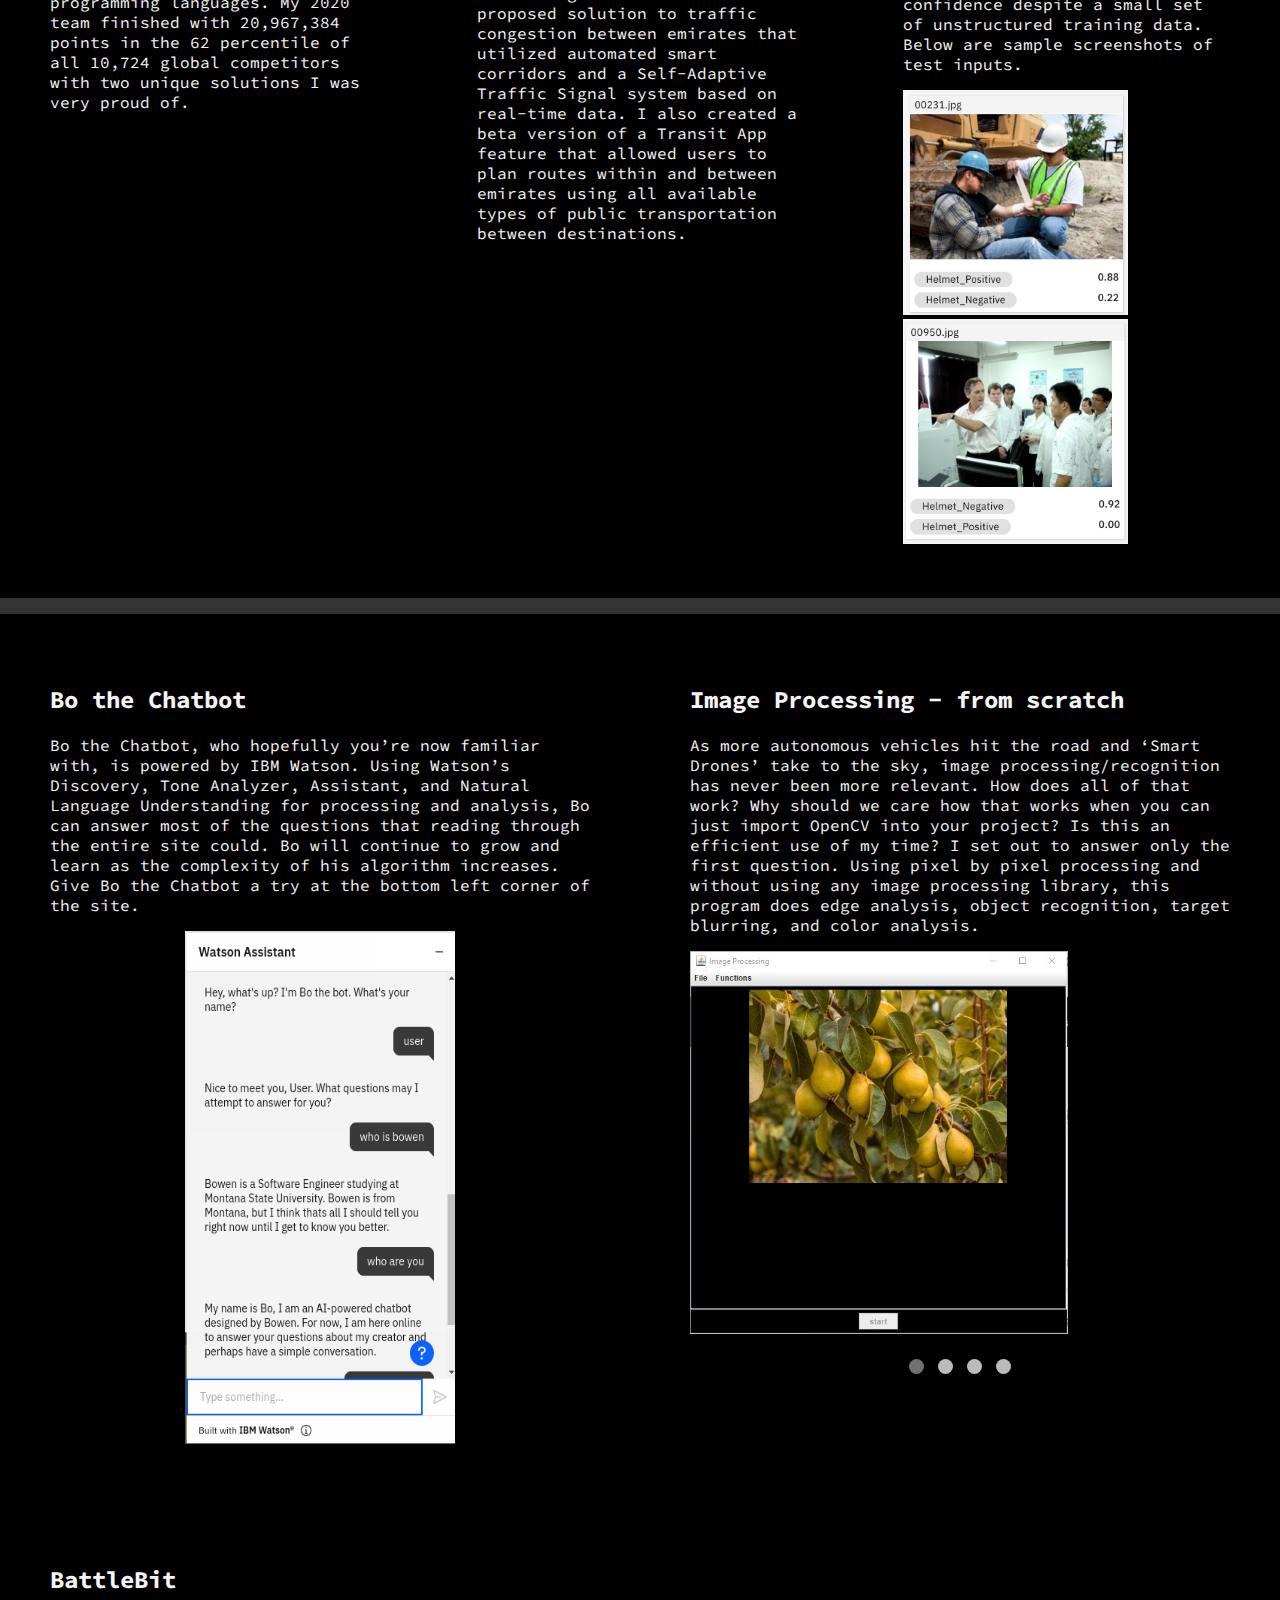
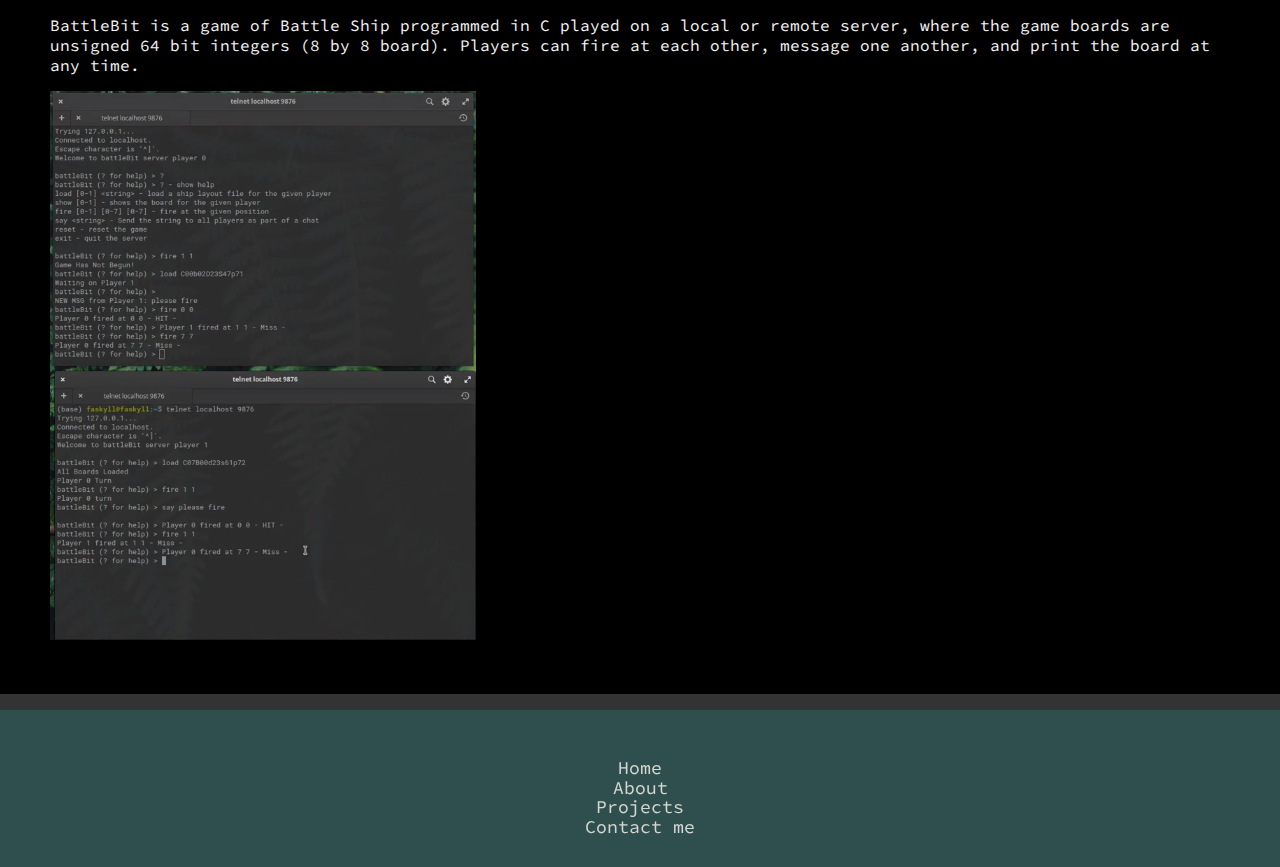
<file: projects_dark.html>
<!DOCTYPE html>
<html lang="en">
<link rel="stylesheet" href="./css/site_dark.css">
<head>
  <link rel="preconnect" href="https://fonts.gstatic.com">
  <link href="https://fonts.googleapis.com/css2?family=Roboto&family=Source+Code+Pro:wght@300&display=swap" rel="stylesheet">
  <link href="https://fonts.googleapis.com/css2?family=Play&family=Pridi:wght@300&display=swap" rel="stylesheet">
  <meta charset="UTF-8">
  <title>Projects</title>
</head>
<body>

<div class="header">
  <img src="./media/logo.png" alt="logo " width="175" height="175" style="float: left">
  <h1>Projects</h1>
</div>

<div class="navbar">
  <a href="index_dark.html">Home</a>
  <a href="about_dark.html">About</a>
  <a href="projects_dark.html" class="active">Projects</a>
  <a href="contact_dark.html">Contact Me</a>
  <a href="projects.html" class="dark">LIGHT MODE</a>
</div>

<div class="row">
  <div class="side">
    <h2>SAP Development Landscape Timeline web application</h2>
    <p>As an intern as BNSF Railway, I designed and created the full stack of a Flask web application that showed relationships between projects and events such as maintenance events or outages. All information was pulled from a SharePoint list using SharePoint's rest API and utilized recursive descent parsing along with SQLite databases to power it's rather fast backend. Working with server-less databases was a refreshing experience. The highly dynamic web app utilized <a href="http://timeline.knightlab.com/>">Timeline.js</a> to create an incredibly dynamic timeline with one of kind scaling and scrolling capabilities.</p>
    <p>A dummy version (no real data) can be found <a href="linktoexample.com"> here</a> </p>
  </div>

  <div class="main">
    <h2>ML model to detect instances of damage on train wheels</h2>
    <p>Working on the BNSF Railway Midas (Mechanical Image Driven Analytics System) under the guidance of <a href="https://www.linkedin.com/in/colemanbarkley/"> Coleman Barkely</a> I Developed computer vision deep learning models using the amazing Cogniac Corporation platform to detect instances of damage on portions of train wheels that existing models were struggling to identify. Being able to combine my passions for machine learning and computer vision was amazing.</p>
    <p>Like many computer vision applications, my project started with understanding how the images were captured and processed might affect models created from the data. I then created python programs to analyze possible causes of detection imbalances from existing models and presented my findings. My data research lead to real conversation and change the image capturing system and my models continued training with hopes for deployment after the end of my internship.</p>
  </div>

  <div class="side2">
    <h2>Change Request Automation ServiceNow application</h2>
    <p>Using the ServiceNow platform, I collaborated with a fellow intern to create a web application that automated the creation and approval of emergency change requests within the SAP development landscape. This application would replace what was previously hundreds of emails each week, and decreased required user input fields by 38%.</p>
  </div>
</div>

<div class="navbar">
  <p> </p>
</div>

<div class="row" >
  <div class="side">
    <h2>Google Hash Code 2020</h2>
    <p>At the Google Hash Code 2020 Sharjah Hub, I put together a team of four fellow students, that collectively were from three different continents, and spoke five languages. I implemented a series of miniature scrum sprints in order to better structure our team’s efforts and also delegated tasks between team members as needed in order to mitigate issues that arose from conflicting approaches and preferences in programming languages. My 2020 team finished with 20,967,384 points in the 62 percentile of all 10,724 global competitors with two unique solutions I was very proud of.</p>
  </div>

  <div class="main">
    <h2>United Arab Emirates Hackathon 2020</h2>
    <p>The United Arab Emirates Hackathon was a unique event for me, as it did not focus on programming solutions or other standard hackathon outcomes. Instead, the goal was to develop solutions and innovative ideas that would contribute to actual issues that the various communities of the UAE were facing under the competition motto: ‘Data for Happiness and Well-being’. I created a proposed solution to traffic congestion between emirates that utilized automated smart corridors and a Self-Adaptive Traffic Signal system based on real-time data. I also created a beta version of a Transit App feature that allowed users to plan routes within and between emirates using all available types of public transportation between destinations.</p>

  </div>

  <div class="side2">
    <h2>Helmet Identification – Visual Recognition AI Model</h2>
    <p>In order to demonstrate my Visual Recognition model, I used a real-world example of where AI could be implemented. On job sites, wearing helmets and similar safety gear is important for maintaining safe work environments. This model could inform a company when a worker is not wearing a helmet, or is, with a very high level of confidence despite a small set of unstructured training data. Below are sample screenshots of test inputs.</p>
    <img src="./media/helmet1.png" alt="logo " width="225" height="225" >
    <img src="./media/helmet2.png" alt="logo " width="225" height="225">
  </div>
</div>

<div class="navbar">
  <p> </p>
</div>

<div class="row">
  <div class="side">
    <h2>Bo the Chatbot</h2>
    <p>Bo the Chatbot, who hopefully you’re now familiar with, is powered by IBM Watson. Using Watson’s Discovery, Tone Analyzer, Assistant, and Natural Language Understanding for processing and analysis, Bo can answer most of the questions that reading through the entire site could. Bo will continue to grow and learn as the complexity of his algorithm increases. Give Bo the Chatbot a try at the bottom left corner of the site.</p>
    <img src="./media/bo_the_bot.png" alt="bothebot" width="329" height="513" class="center">
  </div>

  <div class="main">
    <h2>Image Processing - from scratch</h2>
    <p>As more autonomous vehicles hit the road and ‘Smart Drones’ take to the sky, image processing/recognition has never been more relevant. How does all of that work? Why should we care how that works when you can just import OpenCV into your project? Is this an efficient use of my time? I set out to answer only the first question. Using pixel by pixel processing and without using any image processing library, this program does edge analysis, object recognition, target blurring, and color analysis.</p>
    <div class="slideshow-container" >
      <div class="mySlides fade">
        <div class="numbertext">1 / 4</div>
        <img src="./media/img1.jpg" style="width:70%" alt="slide 1">
      </div>
      <div class="mySlides fade">
        <div class="numbertext">2 / 4</div>
        <img src="./media/img2.jpg" style="width:70%" alt="slide 2">
      </div>

      <div class="mySlides fade">
        <div class="numbertext">3 / 4</div>
        <img src="./media/img3.jpg" style="width:70%" alt="slide 3">
      </div>

      <div class="mySlides fade">
        <div class="numbertext">4 / 4</div>
        <img src="./media/img4.jpg" style="width:70%" alt="slide 4">
      </div>
    </div>
    <br>

    <!-- The dots/circles -->
    <div style="text-align:center">
      <span class="dot" onclick="currentSlide(1)"></span>
      <span class="dot" onclick="currentSlide(2)"></span>
      <span class="dot" onclick="currentSlide(3)"></span>
      <span class="dot" onclick="currentSlide(4)"></span>

    </div>
  </div>

  <div class="side2">
    <h2>BattleBit</h2>
    <p>BattleBit is a game of Battle Ship  programmed in C played on a local or remote server, where the game boards are unsigned 64 bit integers (8 by 8 board). Players can fire at each other, message one another, and print the board at any time. </p>
    <img src="./media/battle_bit.png" alt="battle_bit" >

  </div>
</div>

<div class="navbar">
  <p> </p>
</div>

<div class="footer-basic">
  <footer>
    <ul class="list-inline">
      <li class="list-inline-item"><a href="index.html">Home</a></li>
      <li class="list-inline-item"><a href="about.html">About</a></li>
      <li class="list-inline-item"><a href="projects.html">Projects</a></li>
      <li class="list-inline-item"><a href="contact.html">Contact me</a></li>
    </ul>
  </footer>
</div>

<script>

</script>
<script>

  let slideIndex = 1;
  showSlides(slideIndex);

  function plusSlides(n) {
    showSlides(slideIndex += n);
  }

  function currentSlide(n) {
    showSlides(slideIndex = n);
  }

  function showSlides(n) {
    let i;
    const slides = document.getElementsByClassName("mySlides");
    const dots = document.getElementsByClassName("dot");
    if (n > slides.length) {slideIndex = 1}
    if (n < 1) {slideIndex = slides.length}
    for (i = 0; i < slides.length; i++) {
      slides[i].style.display = "none";
    }
    for (i = 0; i < dots.length; i++) {
      dots[i].className = dots[i].className.replace(" active", "");
    }
    slides[slideIndex-1].style.display = "block";
    dots[slideIndex-1].className += " active";
  }
  window.watsonAssistantChatOptions = {
    integrationID: "1ff16926-3bf1-40c0-b336-0efabb386baa", // The ID of this integration.
    region: "us-south", // The region your integration is hosted in.
    serviceInstanceID: "2bf98a82-f504-4d55-b4a6-1b29ba88fd7f", // The ID of your service instance.
    onLoad: function(instance) { instance.render(); }
  };
  setTimeout(function(){
    const t=document.createElement('script');
    t.src="https://web-chat.global.assistant.watson.appdomain.cloud/loadWatsonAssistantChat.js";
    document.head.appendChild(t);
  });
</script>
</body>
</html>
</file>
<file: css/site.css>
* {
    box-sizing: border-box;
}

/* Style the body */
body {
    font-family: 'Source Code Pro', monospace;
    margin: 0;
    background-color: whitesmoke;
    color: black;
}


.dark-mode {
    background-color: black;
    color: whitesmoke;
}

/* Header/logo Title */
.header {
    padding: 80px;
    text-align: center;
    background: #59522E;
    color: whitesmoke;
    font-family: 'Source Code Pro', monospace;
}

/* Increase the font size of the heading */
.header h1 {
    font-size: 40px;
}

.button {
    border: none;
    color: white;
    text-align: center;
    float: right;
    display: block;
    padding: 14px 20px;
}

.dark_button {
    background-color: #333;
}
/* Sticky navbar - toggles between relative and fixed, depending on the scroll position. It is positioned relative until a given offset position is met in the viewport - then it "sticks" in place (like position:fixed). The sticky value is not supported in IE or Edge 15 and earlier versions. However, for these versions the navbar will inherit default position */
.navbar {
    overflow: hidden;
    background-color: #333;
    position: sticky;
    position: -webkit-sticky;
    top: 0;
}

/* Style the navigation bar links */
.navbar a {
    float: left;
    display: block;
    color: white;
    text-align: center;
    padding: 14px 20px;
    text-decoration: none;
}

/* Right-aligned link */
.navbar a.right {
    float: right;
}

/* Change color on hover */
.navbar a:hover {
    background-color: #BF815E;
    color: black;
}

/* Active/current link */
.navbar a.active {
    background-color: #BFA995;
    color: black;
}

/* Column container */
.row {
    display: -ms-flexbox; /* IE10 */
    display: flex;
    -ms-flex-wrap: wrap; /* IE10 */
    flex-wrap: wrap;
}

/* Create two unequal columns that sits next to each other */
/* Sidebar/left column */
.side {
    -ms-flex: 33%; /* IE10 */
    flex: 33%;
    background-color: inherit;
    padding: 50px;
    color: inherit;
}

/* Main column */
.main {
    -ms-flex: 33%; /* IE10 */
    flex: 33%;
    background-color: inherit;
    padding: 50px;
    color: inherit;
}

.side2 {
    -ms-flex: 33%;
    flex: 33%;
    background-color: inherit;
    padding: 50px;
    color: inherit;
}

/* Fake image, just for this example */
.fakeimg {
    background-color: #aaa;
    width: 100%;
    padding: 20px;
}

/* Footer */
.footer {
    padding: 20px;
    text-align: center;
    background: #59522E;

}

.footer-basic {
    padding:30px;
    background-color:#59522E;
    color: floralwhite;
}

.footer-basic ul {
    padding:0;
    list-style:none;
    text-align:center;
    font-size:18px;
    line-height:1.1;
    margin-bottom:0;
}

.footer-basic li {
    padding:0 10px;
}

.footer-basic ul a {
    color:inherit;
    text-decoration:none;
    opacity:0.8;
}

.footer-basic ul a:hover {
    opacity:1;
}

.footer-basic .social {
    text-align:center;
    padding-bottom:25px;
}

.footer-basic .social > a {
    font-size:24px;
    width:40px;
    height:40px;
    line-height:40px;
    display:inline-block;
    text-align:center;
    border-radius:50%;
    border:1px solid #ccc;
    margin:0 8px;
    color:inherit;
    opacity:0.75;
}

.footer-basic .social > a:hover {
    opacity:0.9;
}

.footer-basic .copyright {
    margin-top:15px;
    text-align:center;
    font-size:13px;
    color:#aaa;
    margin-bottom:0;
}

/* Responsive layout - when the screen is less than 700px wide, make the two columns stack on top of each other instead of next to each other */
@media screen and (max-width: 700px) {
    .row {
        flex-direction: column;
    }
}

/* Responsive layout - when the screen is less than 400px wide, make the navigation links stack on top of each other instead of next to each other */
@media screen and (max-width: 400px) {
    .navbar a {
        float: none;
        width: 100%;
    }
}

/* Slideshow container */
.slideshow-container {
    max-width: 1000px;
    position: relative;
    margin: auto;
}

/* Hide the images by default */
.mySlides {
    display: none;
}

/* Next & previous buttons */
.prev, .next {
    cursor: pointer;
    position: absolute;
    top: 50%;
    width: auto;
    margin-top: -22px;
    padding: 16px;
    color: white;
    font-weight: bold;
    font-size: 18px;
    transition: 0.6s ease;
    border-radius: 0 3px 3px 0;
    user-select: none;
}

/* Position the "next button" to the right */
.next {
    right: 0;
    border-radius: 3px 0 0 3px;
}

/* On hover, add a black background color with a little bit see-through */
.prev:hover, .next:hover {
    background-color: rgba(0,0,0,0.8);
}

/* Caption text */
.text {
    color: #f2f2f2;
    font-size: 15px;
    padding: 8px 12px;
    position: absolute;
    bottom: 8px;
    width: 100%;
    text-align: center;
}

/* Number text (1/3 etc) */
.numbertext {
    color: #f2f2f2;
    font-size: 12px;
    padding: 8px 12px;
    position: absolute;
    top: 0;
}

/* The dots/bullets/indicators */
.dot {
    cursor: pointer;
    height: 15px;
    width: 15px;
    margin: 0 2px;
    background-color: #bbb;
    border-radius: 50%;
    display: inline-block;
    transition: background-color 0.6s ease;
}

.active, .dot:hover {
    background-color: #717171;
}

/* Fading animation */
.fade {
    -webkit-animation-name: fade;
    -webkit-animation-duration: 1.5s;
    animation-name: fade;
    animation-duration: 1.5s;
}

@-webkit-keyframes fade {
    from {opacity: .4}
    to {opacity: 1}
}

@keyframes fade {
    from {opacity: .4}
    to {opacity: 1}
}

.center {
    display: block;
    margin-left: auto;
    margin-right: auto;
    width: 50%;
}
</file>
<file: css/site_dark.css>
* {
    box-sizing: border-box;
}

/* Style the body */
body {
    font-family: 'Source Code Pro', monospace;
    margin: 0;
    background-color: black;
    color: whitesmoke;
}


.dark-mode {
    background-color: black;
    color: whitesmoke;
}

/* Header/logo Title */
.header {
    padding: 80px;
    text-align: center;
    background: darkslategrey;
    color: whitesmoke;
    font-family: 'Source Code Pro', monospace;
}

/* Increase the font size of the heading */
.header h1 {
    font-size: 40px;
}

.button {
    border: none;
    color: white;
    text-align: center;
    float: right;
    display: block;
    padding: 14px 20px;
}

/* Sticky navbar - toggles between relative and fixed, depending on the scroll position. It is positioned relative until a given offset position is met in the viewport - then it "sticks" in place (like position:fixed). The sticky value is not supported in IE or Edge 15 and earlier versions. However, for these versions the navbar will inherit default position */
.navbar {
    overflow: hidden;
    background-color: #333;
    position: sticky;
    position: -webkit-sticky;
    top: 0;
}

/* Style the navigation bar links */
.navbar a {
    float: left;
    display: block;
    color: white;
    text-align: center;
    padding: 14px 20px;
    text-decoration: none;
    font-family: 'Play', sans-serif;

}

/* Right-aligned link */
.navbar a.right {
    float: right;
}

/* Change color on hover */
.navbar a:hover {
    background-color: #BF815E;
    color: black;
}

/* Active/current link */
.navbar a.active {
    background-color: #BFA995;
    color: black;
}

.navbar a.dark {
    float: right;
    display: block;
    color: white;
    text-align: center;
    padding: 14px 20px;
    text-decoration: none;
    font-family: 'Play', sans-serif;
}

/* Column container */
.row {
    display: -ms-flexbox; /* IE10 */
    display: flex;
    -ms-flex-wrap: wrap; /* IE10 */
    flex-wrap: wrap;
}

/* Create two unequal columns that sits next to each other */
/* Sidebar/left column */
.side {
    -ms-flex: 33%; /* IE10 */
    flex: 33%;
    background-color: inherit;
    padding: 50px;
    color: inherit;
}

/* Main column */
.main {
    -ms-flex: 33%; /* IE10 */
    flex: 33%;
    background-color: inherit;
    padding: 50px;
    color: inherit;
}

.side2 {
    -ms-flex: 33%;
    flex: 33%;
    background-color: inherit;
    padding: 50px;
    color: inherit;
}

/* Fake image, just for this example */
.fakeimg {
    background-color: #aaa;
    width: 100%;
    padding: 20px;
}

/* Footer */
.footer {
    padding: 20px;
    text-align: center;
    background: #59522E;

}

.footer-basic {
    padding:30px;
    background-color:darkslategray;
    color: floralwhite;
}

.footer-basic ul {
    padding:0;
    list-style:none;
    text-align:center;
    font-size:18px;
    line-height:1.1;
    margin-bottom:0;
}

.footer-basic li {
    padding:0 10px;
}

.footer-basic ul a {
    color:inherit;
    text-decoration:none;
    opacity:0.8;
}

.footer-basic ul a:hover {
    opacity:1;
}

.footer-basic .social {
    text-align:center;
    padding-bottom:25px;
}

.footer-basic .social > a {
    font-size:24px;
    width:40px;
    height:40px;
    line-height:40px;
    display:inline-block;
    text-align:center;
    border-radius:50%;
    border:1px solid #ccc;
    margin:0 8px;
    color:inherit;
    opacity:0.75;
}

.footer-basic .social > a:hover {
    opacity:0.9;
}

.footer-basic .copyright {
    margin-top:15px;
    text-align:center;
    font-size:13px;
    color:#aaa;
    margin-bottom:0;
}

/* Responsive layout - when the screen is less than 700px wide, make the two columns stack on top of each other instead of next to each other */
@media screen and (max-width: 700px) {
    .row {
        flex-direction: column;
    }
}

/* Responsive layout - when the screen is less than 400px wide, make the navigation links stack on top of each other instead of next to each other */
@media screen and (max-width: 400px) {
    .navbar a {
        float: none;
        width: 100%;
    }
}

/* Slideshow container */
.slideshow-container {
    max-width: 1000px;
    position: relative;
    margin: auto;
}

/* Hide the images by default */
.mySlides {
    display: none;
}

/* Next & previous buttons */
.prev, .next {
    cursor: pointer;
    position: absolute;
    top: 50%;
    width: auto;
    margin-top: -22px;
    padding: 16px;
    color: white;
    font-weight: bold;
    font-size: 18px;
    transition: 0.6s ease;
    border-radius: 0 3px 3px 0;
    user-select: none;
}

/* Position the "next button" to the right */
.next {
    right: 0;
    border-radius: 3px 0 0 3px;
}

/* On hover, add a black background color with a little bit see-through */
.prev:hover, .next:hover {
    background-color: rgba(0,0,0,0.8);
}

/* Caption text */
.text {
    color: #f2f2f2;
    font-size: 15px;
    padding: 8px 12px;
    position: absolute;
    bottom: 8px;
    width: 100%;
    text-align: center;
}

/* Number text (1/3 etc) */
.numbertext {
    color: #f2f2f2;
    font-size: 12px;
    padding: 8px 12px;
    position: absolute;
    top: 0;
}

/* The dots/bullets/indicators */
.dot {
    cursor: pointer;
    height: 15px;
    width: 15px;
    margin: 0 2px;
    background-color: #bbb;
    border-radius: 50%;
    display: inline-block;
    transition: background-color 0.6s ease;
}

.active, .dot:hover {
    background-color: #717171;
}

/* Fading animation */
.fade {
    -webkit-animation-name: fade;
    -webkit-animation-duration: 1.5s;
    animation-name: fade;
    animation-duration: 1.5s;
}

@-webkit-keyframes fade {
    from {opacity: .4}
    to {opacity: 1}
}

@keyframes fade {
    from {opacity: .4}
    to {opacity: 1}
}

.center {
    display: block;
    margin-left: auto;
    margin-right: auto;
    width: 50%;
}
</file>
